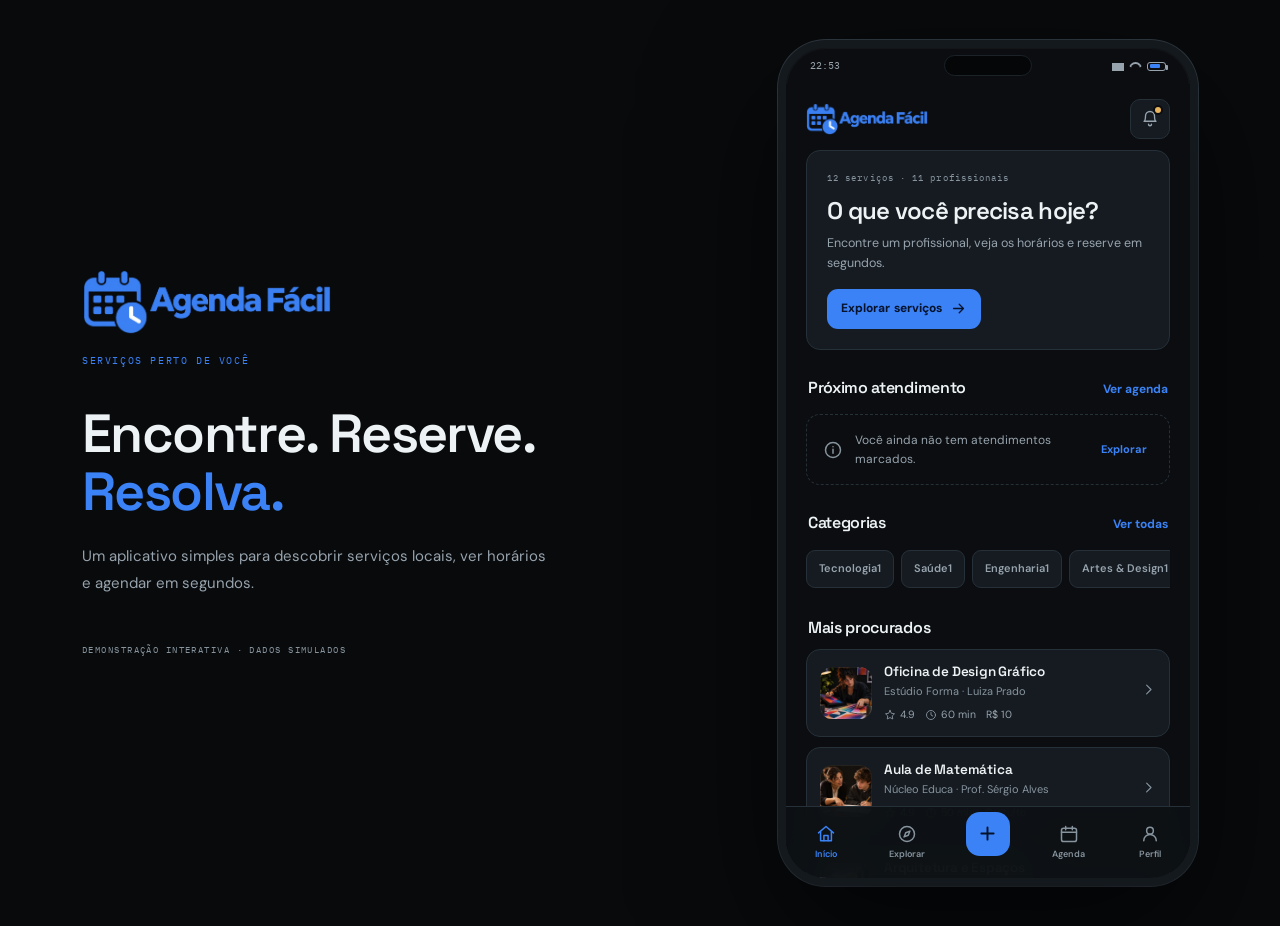
<file: index.html>
<!DOCTYPE html>
<html lang="pt-BR">
<head>
  <meta charset="UTF-8" />
  <meta name="viewport" content="width=device-width, initial-scale=1, viewport-fit=cover" />
  <meta name="theme-color" content="#0b0d10" />
  <meta name="description" content="Agenda Fácil — encontre serviços perto de você e reserve um horário." />
  <title>Agenda Fácil · Serviços perto de você</title>
  <link rel="icon" type="image/png" href="assets/logo-agenda-facil-icon.png" />
  <link rel="preconnect" href="https://fonts.googleapis.com" />
  <link rel="preconnect" href="https://fonts.gstatic.com" crossorigin />
  <link href="https://fonts.googleapis.com/css2?family=DM+Sans:wght@400;500;600;700&family=IBM+Plex+Mono:wght@400;500;600&family=Space+Grotesk:wght@500;600;700&display=swap" rel="stylesheet" />
  <link rel="stylesheet" href="styles.css" />
</head>
<body>

  <svg class="sprite" aria-hidden="true" xmlns="http://www.w3.org/2000/svg">
    <symbol id="i-home" viewBox="0 0 24 24"><path d="M3 10.6 12 3l9 7.6"/><path d="M5.5 9.4V20h13V9.4"/><path d="M9.5 20v-6.2h5V20"/></symbol>
    <symbol id="i-compass" viewBox="0 0 24 24"><circle cx="12" cy="12" r="9"/><path d="m15.5 8.5-2 5-5 2 2-5 5-2Z"/></symbol>
    <symbol id="i-calendar" viewBox="0 0 24 24"><rect x="3" y="5" width="18" height="16" rx="2.5"/><path d="M8 3v4M16 3v4M3 10h18"/></symbol>
    <symbol id="i-user" viewBox="0 0 24 24"><circle cx="12" cy="8" r="4"/><path d="M4.5 20a7.5 7.5 0 0 1 15 0"/></symbol>
    <symbol id="i-plus" viewBox="0 0 24 24"><path d="M12 5v14M5 12h14"/></symbol>
    <symbol id="i-search" viewBox="0 0 24 24"><circle cx="11" cy="11" r="7"/><path d="m20 20-3.6-3.6"/></symbol>
    <symbol id="i-bell" viewBox="0 0 24 24"><path d="M18 8a6 6 0 0 0-12 0c0 6-2 7-2 7h16s-2-1-2-7"/><path d="M10 19a2 2 0 0 0 4 0"/></symbol>
    <symbol id="i-back" viewBox="0 0 24 24"><path d="m15 5-7 7 7 7"/></symbol>
    <symbol id="i-chevron" viewBox="0 0 24 24"><path d="m9 5 7 7-7 7"/></symbol>
    <symbol id="i-star" viewBox="0 0 24 24"><path d="m12 3 2.8 5.6 6.2.9-4.5 4.4 1 6.1-5.5-2.9-5.5 2.9 1-6.1L3 9.5l6.2-.9L12 3Z"/></symbol>
    <symbol id="i-clock" viewBox="0 0 24 24"><circle cx="12" cy="12" r="9"/><path d="M12 7v5l3.5 2"/></symbol>
    <symbol id="i-pin" viewBox="0 0 24 24"><path d="M20 10c0 5-8 11-8 11S4 15 4 10a8 8 0 1 1 16 0Z"/><circle cx="12" cy="10" r="2.5"/></symbol>
    <symbol id="i-check" viewBox="0 0 24 24"><path d="m5 12.5 4.5 4.5L19 7"/></symbol>
    <symbol id="i-x" viewBox="0 0 24 24"><path d="M6 6l12 12M18 6 6 18"/></symbol>
    <symbol id="i-sparkles" viewBox="0 0 24 24"><path d="m12 3 1.7 4.6L18 9.3l-4.3 1.7L12 15.6l-1.7-4.6L6 9.3l4.3-1.7L12 3Z"/><path d="m19 15 .8 2.2L22 18l-2.2.8L19 21l-.8-2.2L16 18l2.2-.8L19 15Z"/></symbol>
    <symbol id="i-code" viewBox="0 0 24 24"><path d="m9 7-5 5 5 5M15 7l5 5-5 5M13 4l-2 16"/></symbol>
    <symbol id="i-heart" viewBox="0 0 24 24"><path d="M20.4 8.6c0 4.2-8.4 10-8.4 10s-8.4-5.8-8.4-10a4.6 4.6 0 0 1 8.4-2.6 4.6 4.6 0 0 1 8.4 2.6Z"/></symbol>
    <symbol id="i-palette" viewBox="0 0 24 24"><path d="M12 3a9 9 0 1 0 0 18h1.5a2 2 0 0 0 1.4-3.4 2 2 0 0 1 1.4-3.4H19a2 2 0 0 0 2-2A9 9 0 0 0 12 3Z"/><circle cx="7.5" cy="11" r="1"/><circle cx="10" cy="7.5" r="1"/><circle cx="15" cy="8" r="1"/></symbol>
    <symbol id="i-briefcase" viewBox="0 0 24 24"><rect x="3" y="7" width="18" height="13" rx="2"/><path d="M9 7V5a2 2 0 0 1 2-2h2a2 2 0 0 1 2 2v2M3 12h18"/></symbol>
    <symbol id="i-book" viewBox="0 0 24 24"><path d="M4 5a2 2 0 0 1 2-2h13v16H6a2 2 0 0 0-2 2V5Z"/><path d="M8 7h7M8 11h5"/></symbol>
    <symbol id="i-mic" viewBox="0 0 24 24"><rect x="9" y="3" width="6" height="11" rx="3"/><path d="M5.5 11.5a6.5 6.5 0 0 0 13 0M12 18v3M9 21h6"/></symbol>
    <symbol id="i-tools" viewBox="0 0 24 24"><path d="M14.5 6.5a4 4 0 0 0 5 5L21 9l-3-3 2-2-2.5-1.5-3 4Z"/><path d="M9.5 17.5a4 4 0 0 1-5-5L3 15l3 3-2 2 2.5 1.5 3-4Z"/><path d="m6 18 12-12"/></symbol>
    <symbol id="i-trash" viewBox="0 0 24 24"><path d="M4 7h16M9 7V4h6v3M6 7l1 13h10l1-13M10 11v6M14 11v6"/></symbol>
    <symbol id="i-edit" viewBox="0 0 24 24"><path d="M4 20h4l11-11-4-4L4 16v4Z"/><path d="m14 6 4 4"/></symbol>
    <symbol id="i-phone" viewBox="0 0 24 24"><path d="M6 3h3l2 5-2.5 1.5a12 12 0 0 0 6 6L16 13l5 2v3a2 2 0 0 1-2 2A16 16 0 0 1 4 5a2 2 0 0 1 2-2Z"/></symbol>
    <symbol id="i-shield" viewBox="0 0 24 24"><path d="M12 3 5 6v5c0 4.5 3 8 7 10 4-2 7-5.5 7-10V6l-7-3Z"/><path d="m9 12 2 2 4-4"/></symbol>
    <symbol id="i-help" viewBox="0 0 24 24"><circle cx="12" cy="12" r="9"/><path d="M9.5 9a2.5 2.5 0 1 1 4 2c-.9.7-1.5 1.2-1.5 2.5"/><path d="M12 17h.01"/></symbol>
    <symbol id="i-refresh" viewBox="0 0 24 24"><path d="M20 11a8 8 0 1 0-2 6"/><path d="M20 4v7h-7"/></symbol>
    <symbol id="i-copy" viewBox="0 0 24 24"><rect x="8" y="8" width="12" height="12" rx="2"/><path d="M16 8V6a2 2 0 0 0-2-2H6a2 2 0 0 0-2 2v8a2 2 0 0 0 2 2h2"/></symbol>
    <symbol id="i-info" viewBox="0 0 24 24"><circle cx="12" cy="12" r="9"/><path d="M12 11v5M12 8h.01"/></symbol>
    <symbol id="i-filter" viewBox="0 0 24 24"><path d="M4 6h16M7 12h10M10 18h4"/></symbol>
    <symbol id="i-arrow" viewBox="0 0 24 24"><path d="M5 12h14M13 6l6 6-6 6"/></symbol>
    <symbol id="i-wallet" viewBox="0 0 24 24"><rect x="3" y="6" width="18" height="14" rx="2.5"/><path d="M3 10h18M16 15h2"/></symbol>
    <symbol id="i-users" viewBox="0 0 24 24"><circle cx="9" cy="8" r="3.5"/><path d="M2.5 19a6.5 6.5 0 0 1 13 0"/><path d="M16 5.5a3.5 3.5 0 0 1 0 7M17 14a6 6 0 0 1 4.5 5"/></symbol>
    <symbol id="i-mail" viewBox="0 0 24 24"><rect x="3" y="5" width="18" height="14" rx="2"/><path d="m3 7 9 6 9-6"/></symbol>
    <symbol id="i-download" viewBox="0 0 24 24"><path d="M12 3v12M7 11l5 5 5-5M4 20h16"/></symbol>
  </svg>

  <div class="stage">
    <aside class="brand-panel">
      <div class="brand-top">
        <img class="brand-logo-img" src="assets/logo-agenda-facil.webp" alt="Agenda Fácil" width="1038" height="275" />
        <span class="mono brand-kicker">SERVIÇOS PERTO DE VOCÊ</span>
      </div>
      <h1>Encontre. Reserve.<br /><em>Resolva.</em></h1>
      <p class="brand-lead">Um aplicativo simples para descobrir serviços locais, ver horários e agendar em segundos.</p>
      <div class="brand-foot mono">DEMONSTRAÇÃO INTERATIVA · DADOS SIMULADOS</div>
    </aside>

    <div class="device" id="device">
      <div class="statusbar" aria-hidden="true">
        <span id="clock">19:02</span>
        <div class="island"></div>
        <span class="status-icons"><i class="sig"></i><i class="wifi"></i><i class="batt"></i></span>
      </div>

      <div class="screen-host" id="screenHost">

        <!-- HOME -->
        <section class="screen active" data-screen="home">
          <div class="appbar">
            <img class="appbar-logo" src="assets/logo-agenda-facil.webp" alt="Agenda Fácil" width="1038" height="275" />
            <button class="icon-btn" data-go="notifications" type="button" aria-label="Notificações"><svg class="ic" aria-hidden="true"><use href="#i-bell"/></svg><i class="dot" id="notifDot"></i></button>
          </div>
          <div class="screen-body">
            <div class="hero-card">
              <span class="hero-eyebrow mono" id="homeSummary">26 serviços · 14 empresas</span>
              <h2>O que você precisa hoje?</h2>
              <p>Encontre um profissional, veja os horários e reserve em segundos.</p>
              <button class="btn btn-primary" data-tab="explore" type="button">Explorar serviços <svg class="ic" aria-hidden="true"><use href="#i-arrow"/></svg></button>
            </div>

            <div class="section-head"><h3>Próximo atendimento</h3><button class="link" data-tab="bookings" type="button">Ver agenda</button></div>
            <div id="homeNext"></div>

            <div class="section-head"><h3>Categorias</h3><button class="link" data-tab="explore" type="button">Ver todas</button></div>
            <div class="category-scroll" id="homeCategories"></div>

            <div class="section-head"><h3>Mais procurados</h3></div>
            <div class="card-list" id="homeFeatured"></div>
          </div>
        </section>

        <!-- EXPLORE -->
        <section class="screen" data-screen="explore">
          <div class="appbar appbar--plain">
            <div><small class="appbar-kicker mono">AGENDA FÁCIL</small><h2 class="appbar-title">Explorar serviços</h2></div>
            <button class="icon-btn" data-go="notifications" type="button" aria-label="Notificações"><svg class="ic" aria-hidden="true"><use href="#i-bell"/></svg><i class="dot" id="notifDot2"></i></button>
          </div>
          <div class="screen-body">
            <label class="searchbar"><svg class="ic" aria-hidden="true"><use href="#i-search"/></svg><input id="exploreSearch" type="search" placeholder="Buscar serviço, empresa ou profissional" autocomplete="off" aria-label="Buscar serviços" /></label>
            <div class="segmented" id="exploreSegment" role="tablist" aria-label="Tipo de serviço">
              <button class="seg active" data-mine="false" type="button" role="tab">Todos</button>
              <button class="seg" data-mine="true" type="button" role="tab">Meus serviços</button>
            </div>
            <div class="chips" id="exploreChips"></div>
            <div class="result-label mono" id="exploreCount">15 RESULTADOS</div>
            <div class="card-list" id="exploreResults"></div>
          </div>
        </section>

        <!-- DETAIL -->
        <section class="screen" data-screen="detail">
          <div class="appbar appbar--back">
            <button class="back-btn" data-back type="button" aria-label="Voltar"><svg class="ic" aria-hidden="true"><use href="#i-back"/></svg></button>
            <span class="appbar-title">Detalhes do serviço</span>
          </div>
          <div class="screen-body" id="detailBody"></div>
          <div class="screen-footer" id="detailFooter"></div>
        </section>

        <!-- BOOKING -->
        <section class="screen" data-screen="booking">
          <div class="appbar appbar--back">
            <button class="back-btn" data-back type="button" aria-label="Voltar"><svg class="ic" aria-hidden="true"><use href="#i-back"/></svg></button>
            <span class="appbar-title">Agendar atendimento</span>
          </div>
          <div class="screen-body" id="bookingBody"></div>
          <div class="screen-footer"><button class="btn btn-primary btn-block" id="confirmBookingBtn" type="button" disabled>Confirmar agendamento</button></div>
        </section>

        <!-- SUCCESS -->
        <section class="screen" data-screen="success">
          <div class="screen-body center-body" id="successBody"></div>
        </section>

        <!-- BOOKINGS -->
        <section class="screen" data-screen="bookings">
          <div class="appbar appbar--plain">
            <div><small class="appbar-kicker mono">SUA PROGRAMAÇÃO</small><h2 class="appbar-title">Minha agenda</h2></div>
            <span class="count-pill" id="bookingsCount">0</span>
          </div>
          <div class="screen-body">
            <div class="segmented" id="bookingSegment" role="tablist" aria-label="Status dos agendamentos">
              <button class="seg active" data-status="upcoming" type="button" role="tab">Próximos</button>
              <button class="seg" data-status="past" type="button" role="tab">Histórico</button>
            </div>
            <div id="bookingsList"></div>
          </div>
        </section>

        <!-- CREATE -->
        <section class="screen" data-screen="create">
          <div class="appbar appbar--back">
            <button class="back-btn" id="createBack" type="button" aria-label="Voltar"><svg class="ic" aria-hidden="true"><use href="#i-back"/></svg></button>
            <span class="appbar-title">Cadastrar serviço</span>
          </div>
          <div class="step-progress"><i id="createProgress"></i></div>
          <div class="screen-body" id="createBody"></div>
          <div class="screen-footer" id="createFooter"></div>
        </section>

        <!-- PROFILE -->
        <section class="screen" data-screen="profile">
          <div class="appbar appbar--plain">
            <div><small class="appbar-kicker mono">MINHA CONTA</small><h2 class="appbar-title">Perfil</h2></div>
            <button class="icon-btn" data-go="notifications" type="button" aria-label="Notificações"><svg class="ic" aria-hidden="true"><use href="#i-bell"/></svg><i class="dot" id="notifDot3"></i></button>
          </div>
          <div class="screen-body" id="profileBody"></div>
        </section>

        <!-- NOTIFICATIONS -->
        <section class="screen" data-screen="notifications">
          <div class="appbar appbar--back">
            <button class="back-btn" data-back type="button" aria-label="Voltar"><svg class="ic" aria-hidden="true"><use href="#i-back"/></svg></button>
            <span class="appbar-title">Notificações</span>
            <button class="text-btn" id="markRead" type="button">Ler todas</button>
          </div>
          <div class="screen-body" id="notificationsBody"></div>
        </section>

        <!-- HELP -->
        <section class="screen" data-screen="help">
          <div class="appbar appbar--back">
            <button class="back-btn" data-back type="button" aria-label="Voltar"><svg class="ic" aria-hidden="true"><use href="#i-back"/></svg></button>
            <span class="appbar-title">Central de ajuda</span>
          </div>
          <div class="screen-body">
            <div class="help-hero"><span class="help-ic"><svg class="ic" aria-hidden="true"><use href="#i-help"/></svg></span><h3>Como podemos ajudar?</h3><p>Respostas rápidas para as dúvidas mais comuns sobre o app.</p></div>
            <div class="faq">
              <details open><summary>Como faço para agendar um horário?</summary><p>Abra um serviço em Explorar, toque em “Escolher horário”, selecione o dia e o horário desejado e confirme com seu nome e telefone.</p></details>
              <details><summary>Posso cancelar um agendamento?</summary><p>Sim. Vá em Minha agenda, encontre o atendimento e toque em “Cancelar”. A vaga volta a ficar disponível na hora.</p></details>
              <details><summary>Como cadastro um serviço?</summary><p>Toque no botão “+” na barra inferior, preencha os dados do serviço, escolha os dias e horários e publique. Ele aparecerá em “Meus serviços”.</p></details>
              <details><summary>Preciso de internet para usar o app?</summary><p>Esta é uma demonstração local. Seus agendamentos e serviços ficam salvos neste navegador, sem precisar de conexão ou conta.</p></details>
              <details><summary>O código de confirmação serve para quê?</summary><p>Apresente o código ao profissional no dia do atendimento. Você também pode copiá-lo na tela de confirmação.</p></details>
            </div>
          </div>
        </section>

      </div>

      <nav class="tabbar" id="tabbar" aria-label="Navegação principal">
        <button class="tab active" data-tab="home" type="button"><svg class="ic" aria-hidden="true"><use href="#i-home"/></svg><span>Início</span></button>
        <button class="tab" data-tab="explore" type="button"><svg class="ic" aria-hidden="true"><use href="#i-compass"/></svg><span>Explorar</span></button>
        <button class="tab tab-add" data-go="create" type="button" aria-label="Cadastrar serviço"><span class="add-circle"><svg class="ic" aria-hidden="true"><use href="#i-plus"/></svg></span></button>
        <button class="tab" data-tab="bookings" type="button"><svg class="ic" aria-hidden="true"><use href="#i-calendar"/></svg><span>Agenda</span><i class="tab-badge" id="tabBadge" role="status" aria-atomic="true" hidden><span class="sr-only" id="tabBadgeText"></span></i></button>
        <button class="tab" data-tab="profile" type="button"><svg class="ic" aria-hidden="true"><use href="#i-user"/></svg><span>Perfil</span></button>
      </nav>

      <div class="toast-stack" id="toastStack" aria-live="polite"></div>

      <div class="sheet-backdrop" id="sheetBackdrop" hidden></div>
      <div class="confirm-sheet" id="confirmSheet" hidden>
        <div class="sheet-handle"></div>
        <h3 id="confirmTitle">Tem certeza?</h3>
        <p id="confirmMessage"></p>
        <div class="sheet-actions"><button class="btn btn-quiet" id="confirmCancel" type="button">Cancelar</button><button class="btn btn-danger" id="confirmOk" type="button">Confirmar</button></div>
      </div>

    </div>
  </div>

  <script src="app.js"></script>
</body>
</html>
</file>
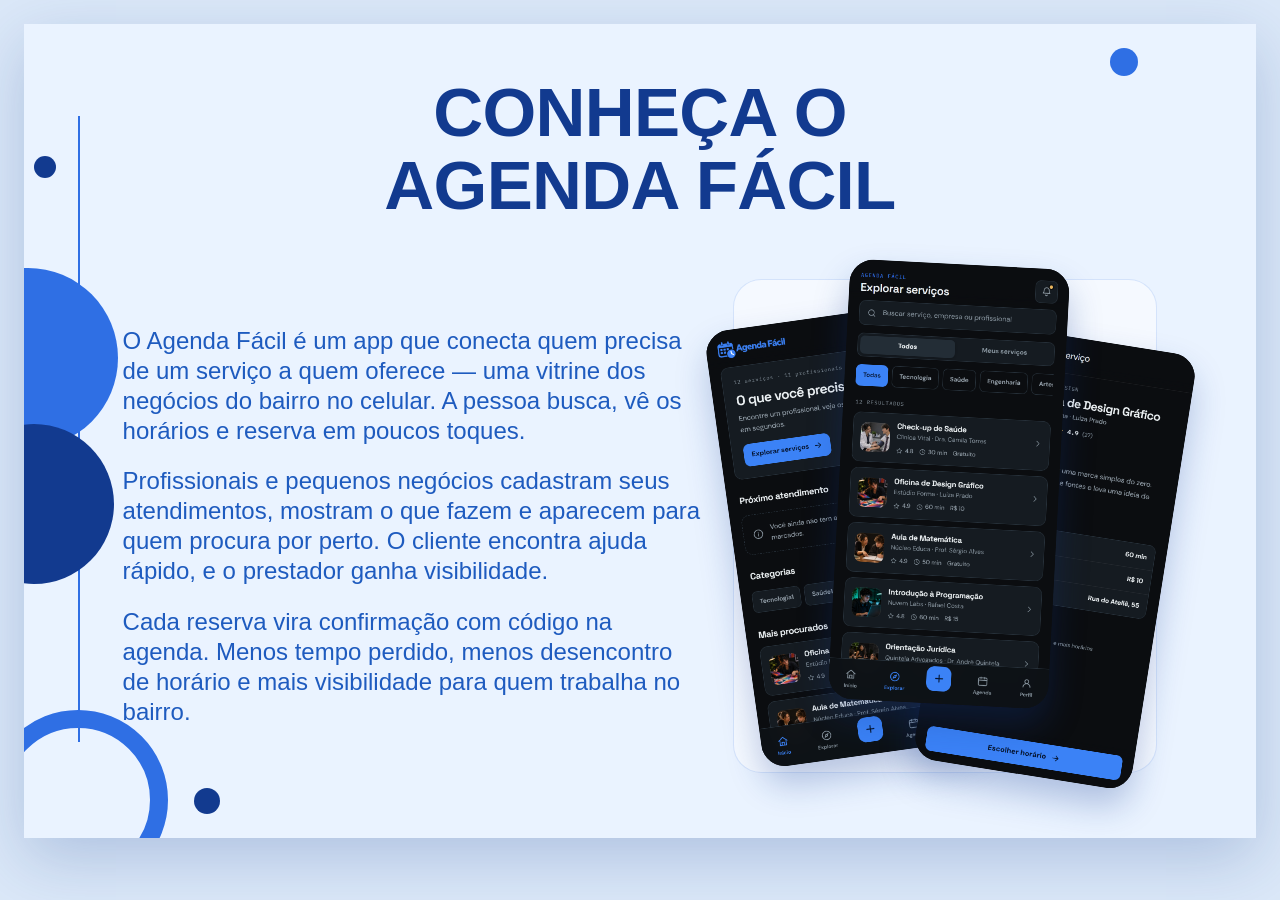
<file: slide-agenda-facil.html>
<!DOCTYPE html>
<html lang="pt-BR">
<head>
  <meta charset="UTF-8" />
  <meta name="viewport" content="width=device-width, initial-scale=1" />
  <title>Slide — O que é a Agenda Fácil?</title>
  <style>
    * { box-sizing: border-box; }
    html, body {
      margin: 0; min-height: 100%; background: #dbe8f8;
      font-family: "Century Gothic", "Tw Cen MT", Arial, sans-serif;
    }
    body { display: grid; place-items: center; padding: 24px; }

    .slide {
      position: relative;
      width: min(100%, 1286px);
      aspect-ratio: 643 / 425;
      overflow: hidden;
      background: #eaf3ff;
      box-shadow: 0 20px 60px rgba(18, 58, 143, 0.22);
    }

    /* elementos decorativos — mesma linguagem da referência */
    .rail { position: absolute; left: 54px; top: 92px; bottom: 96px; width: 2px; background: #2f6fe4; }
    .disc-blue { position: absolute; left: -86px; top: 244px; width: 180px; height: 180px; border-radius: 50%; background: #2f6fe4; }
    .disc-navy { position: absolute; left: -70px; top: 400px; width: 160px; height: 160px; border-radius: 50%; background: #123a8f; }
    .arc-blue { position: absolute; left: -36px; bottom: -52px; width: 180px; height: 180px; border-radius: 50%; border: 18px solid #2f6fe4; }
    .dot-navy-1 { position: absolute; left: 10px; top: 132px; width: 22px; height: 22px; border-radius: 50%; background: #123a8f; }
    .dot-navy-2 { position: absolute; left: 170px; bottom: 24px; width: 26px; height: 26px; border-radius: 50%; background: #123a8f; }
    .dot-blue { position: absolute; top: 24px; right: 118px; width: 28px; height: 28px; border-radius: 50%; background: #2f6fe4; }
    .content {
      position: relative; z-index: 2; height: 100%;
      display: flex; flex-direction: column;
      padding: 4.2% 8% 4%;
    }
    h1 {
      margin: 0 0 4%;
      color: #123a8f;
      font-family: "Arial Black", Arial, Helvetica, sans-serif;
      font-size: clamp(36px, 5.4vw, 70px);
      line-height: 1.06;
      letter-spacing: -.01em;
      font-weight: 700;
      text-transform: uppercase;
      text-align: center;
    }
    .row { flex: 1; display: flex; align-items: center; gap: 3%; min-height: 0; }
    .copy {
      width: 56%;
      color: #1e5bbf;
      font-family: "Century Gothic", "Tw Cen MT", Arial, sans-serif;
      font-size: clamp(15px, 1.9vw, 24px);
      line-height: 1.25;
      text-align: left;
    }
    .copy p { margin: 0 0 0.85em; }
    .copy p:last-child { margin-bottom: 0; }

    .shots {
      position: relative; width: 41%; height: 100%;
      display: flex; align-items: center; justify-content: center;
    }
    .shots::before {
      content: ""; position: absolute; inset: 3% 0;
      background: rgba(255,255,255,.5);
      border: 1px solid rgba(47,111,228,.16);
      border-radius: 28px;
    }
    .phone {
      position: absolute;
      width: 220px; height: 440px;
      object-fit: cover; object-position: top;
      border-radius: 24px;
      background: #0b0d10;
      box-shadow: 0 18px 34px rgba(18,58,143,.28);
    }
    .phone.home    { left: 0;    top: 10%; transform: rotate(-8deg); z-index: 1; }
    .phone.explore { left: 25%;  top: 0;   transform: rotate(3deg);  z-index: 3; }
    .phone.detail  { left: 50%;  top: 14%; transform: rotate(9deg);  z-index: 2; }


    @media (max-width: 760px) {
      .slide { aspect-ratio: auto; min-height: 1100px; }
      .content { padding: 40px 26px; }
      h1 { font-size: 40px; }
      .row { flex-direction: column; gap: 26px; }
      .copy { width: 100%; font-size: 19px; }
      .shots { width: 100%; height: 430px; }
      .phone { width: 160px; height: 320px; }
      .phone.home { left: 2%; } .phone.explore { left: 27%; } .phone.detail { left: 52%; }
      .ghost-q { display: none; }
    }
  </style>
</head>
<body>
  <div class="slide">
    <div class="rail"></div>
    <div class="disc-blue"></div>
    <div class="disc-navy"></div>
    <div class="arc-blue"></div>
    <div class="dot-navy-1"></div>
    <div class="dot-navy-2"></div>
    <div class="dot-blue"></div>

    <div class="content">
      <h1>Conheça o<br />Agenda Fácil</h1>

      <div class="row">
        <div class="copy">
          <p>O Agenda Fácil é um app que conecta quem precisa de um serviço a quem oferece — uma vitrine dos negócios do bairro no celular. A pessoa busca, vê os horários e reserva em poucos toques.</p>
          <p>Profissionais e pequenos negócios cadastram seus atendimentos, mostram o que fazem e aparecem para quem procura por perto. O cliente encontra ajuda rápido, e o prestador ganha visibilidade.</p>
          <p>Cada reserva vira confirmação com código na agenda. Menos tempo perdido, menos desencontro de horário e mais visibilidade para quem trabalha no bairro.</p>
        </div>
        <div class="shots">
          <img class="phone home" src="assets/app-home.png" alt="Tela inicial da Agenda Fácil" />
          <img class="phone explore" src="assets/app-explore.png" alt="Tela de exploração de serviços" />
          <img class="phone detail" src="assets/app-detail.png" alt="Detalhe de um serviço" />
        </div>
      </div>

    </div>
  </div>
</body>
</html>
</file>
<file: styles.css>
/* ============================================================
   AGENDA FÁCIL — app de serviços e agendamentos
   ============================================================ */

:root {
  --bg: #0b0d10;
  --bg-2: #101419;
  --surface: #151b21;
  --surface-2: #1b232b;
  --surface-3: #232d36;
  --line: #263039;
  --line-soft: rgba(255, 255, 255, 0.06);
  --text: #edf2f4;
  --muted: #97a3ad;
  --faint: #87949e;
  --accent: #3b82f6;
  --accent-dim: rgba(59, 130, 246, 0.1);
  --accent-ink: #04122b;
  --accent-2: #74a7ff;
  --amber: #e8b55e;
  --red: #ee7d75;
  --display: "Space Grotesk", "Segoe UI", sans-serif;
  --body: "DM Sans", "Segoe UI", sans-serif;
  --mono: "IBM Plex Mono", Consolas, monospace;
  --ease: cubic-bezier(0.22, 0.8, 0.28, 1);
}

* { box-sizing: border-box; -webkit-tap-highlight-color: transparent; }
html { scroll-behavior: smooth; }
body {
  margin: 0;
  min-height: 100vh;
  background: #080a0c;
  color: var(--text);
  font-family: var(--body);
  font-size: 14px;
  line-height: 1.55;
  -webkit-font-smoothing: antialiased;
  display: grid;
  place-items: center;
  overflow-x: hidden;
}
::selection { background: var(--accent); color: var(--accent-ink); }
button, input, select, textarea { font: inherit; }
button { cursor: pointer; border: 0; }
a { color: inherit; text-decoration: none; }
h1, h2, h3, h4, p { margin: 0; }
h1, h2, h3, h4 { font-family: var(--display); font-weight: 600; letter-spacing: -0.03em; line-height: 1.2; }
.mono { font-family: var(--mono); }
.muted { color: var(--muted); }
.ic { width: 20px; height: 20px; fill: none; stroke: currentColor; stroke-width: 1.8; stroke-linecap: round; stroke-linejoin: round; flex: 0 0 auto; }
.sprite { position: absolute; width: 0; height: 0; overflow: hidden; }
.sr-only { position: absolute; width: 1px; height: 1px; padding: 0; margin: -1px; overflow: hidden; clip: rect(0, 0, 0, 0); white-space: nowrap; border: 0; }
:focus-visible { outline: 2px solid var(--accent); outline-offset: 3px; border-radius: 6px; }
input:focus-visible, select:focus-visible, textarea:focus-visible { outline: none; }

/* ---------- stage / brand panel ---------- */

.stage {
  width: min(1180px, 100%);
  min-height: 100vh;
  display: grid;
  grid-template-columns: minmax(0, 1fr) 420px;
  gap: 78px;
  align-items: center;
  padding: 40px 32px;
}

.brand-panel { max-width: 560px; }
.brand-top { display: grid; gap: 18px; margin-bottom: 36px; }
.brand-logo-img { display: block; width: 250px; max-width: 100%; height: auto; }
.brand-kicker { color: var(--accent); font-size: 10px; letter-spacing: 0.16em; }
.brand-panel h1 { font-size: clamp(38px, 4.2vw, 56px); line-height: 1.08; }
.brand-panel h1 em { font-style: normal; color: var(--accent); }
.brand-lead { margin-top: 22px; max-width: 470px; color: var(--muted); font-size: 15px; line-height: 1.8; }
.brand-features { display: grid; gap: 18px; margin-top: 42px; }
.brand-features > div { display: flex; gap: 14px; align-items: flex-start; }
.feature-ic {
  width: 38px; height: 38px; border-radius: 11px; flex: 0 0 auto;
  display: grid; place-items: center; color: var(--accent);
  background: var(--accent-dim); border: 1px solid rgba(59, 130, 246, 0.22);
}
.feature-ic .ic { width: 18px; height: 18px; }
.brand-features strong { display: block; font-size: 13px; font-weight: 700; }
.brand-features small { display: block; color: var(--faint); font-size: 12px; margin-top: 2px; }
.brand-foot { margin-top: 46px; font-size: 9px; letter-spacing: 0.16em; color: var(--faint); }

/* ---------- device ---------- */

.device {
  position: relative;
  width: 420px;
  height: min(880px, 94vh);
  min-height: 620px;
  display: flex;
  flex-direction: column;
  background: var(--bg);
  border: 8px solid #14191e;
  border-radius: 48px;
  overflow: hidden;
  box-shadow: 0 50px 130px rgba(0, 0, 0, 0.62), 0 0 0 1px #303a43, inset 0 0 0 1px rgba(255, 255, 255, 0.03);
}

.statusbar {
  height: 36px;
  flex: 0 0 36px;
  display: flex;
  align-items: center;
  justify-content: space-between;
  padding: 0 24px;
  font-family: var(--mono);
  font-size: 10px;
  color: var(--muted);
  position: relative;
  z-index: 5;
}
.island { position: absolute; left: 50%; top: 7px; transform: translateX(-50%); width: 88px; height: 21px; border-radius: 14px; background: #040608; border: 1px solid #1b2228; }
.status-icons { display: inline-flex; align-items: center; gap: 5px; }
.status-icons i { display: block; }
.sig { width: 12px; height: 9px; background: linear-gradient(to top, var(--muted) 35%, transparent 35%) 0 0/3px 100%, linear-gradient(to top, var(--muted) 60%, transparent 60%) 4px 0/3px 100%, linear-gradient(to top, var(--muted) 85%, transparent 85%) 8px 0/3px 100%; }
.wifi { width: 13px; height: 9px; border: 2px solid var(--muted); border-bottom: 0; border-radius: 12px 12px 0 0; clip-path: polygon(0 0, 100% 0, 100% 50%, 50% 100%, 0 50%); }
.batt { width: 19px; height: 9px; border: 1px solid var(--muted); border-radius: 3px; position: relative; }
.batt::before { content: ""; position: absolute; inset: 1.5px; right: 5px; background: var(--accent); border-radius: 1px; }
.batt::after { content: ""; position: absolute; right: -3px; top: 2px; width: 2px; height: 5px; background: var(--muted); border-radius: 0 1px 1px 0; }

.screen-host { position: relative; flex: 1; overflow: hidden; }

/* ---------- screens ---------- */

.screen { display: none; position: absolute; inset: 0; flex-direction: column; background: var(--bg); }
.screen.active { display: flex; }
.screen.active.forward { animation: screenForward 0.34s var(--ease) both; }
.screen.active.backward { animation: screenBack 0.34s var(--ease) both; }
@keyframes screenForward { from { opacity: 0.4; transform: translateX(26px); } to { opacity: 1; transform: none; } }
@keyframes screenBack { from { opacity: 0.4; transform: translateX(-20px); } to { opacity: 1; transform: none; } }

.appbar {
  flex: 0 0 auto;
  min-height: 66px;
  display: flex;
  align-items: center;
  gap: 10px;
  padding: 14px 20px 10px;
  background: linear-gradient(180deg, var(--bg) 72%, transparent);
  z-index: 3;
}
.appbar--plain { justify-content: space-between; min-height: 72px; padding-top: 20px; }
.appbar--back { gap: 8px; border-bottom: 1px solid var(--line-soft); }
.appbar-kicker { display: block; font-size: 9px; letter-spacing: 0.15em; color: var(--accent); margin-bottom: 3px; }
.appbar-title { font-size: 20px; letter-spacing: -0.025em; }
.appbar--back .appbar-title { font-size: 16px; flex: 1; }

.appbar-logo { display: block; width: 122px; max-width: 70%; height: auto; margin-right: auto; }
.profile-mini { display: flex; align-items: center; gap: 10px; background: none; color: inherit; padding: 0; text-align: left; flex: 1; }
.avatar-sm {
  width: 38px; height: 38px; border-radius: 12px; flex: 0 0 auto;
  display: grid; place-items: center; font-family: var(--mono); font-size: 11px; font-weight: 600;
  color: var(--accent-ink); background: var(--accent);
}
.profile-mini-text small { display: block; font-size: 10px; color: var(--faint); line-height: 1.3; }
.profile-mini-text strong { display: block; font-size: 14px; font-weight: 700; letter-spacing: -0.01em; }

.icon-btn {
  position: relative; width: 40px; height: 40px; border-radius: 10px;
  display: grid; place-items: center; background: var(--surface); border: 1px solid var(--line); color: var(--muted);
  transition: color 0.2s ease, border-color 0.2s ease, transform 0.2s var(--ease);
}
.icon-btn:hover, .icon-btn:active { color: var(--accent); border-color: rgba(59, 130, 246, 0.4); transform: translateY(-1px); }
.icon-btn .ic { width: 18px; height: 18px; }
.dot { position: absolute; top: 7px; right: 8px; width: 6px; height: 6px; border-radius: 50%; background: var(--amber); box-shadow: 0 0 0 2px var(--bg); }
.dot[hidden] { display: none; }
.back-btn { width: 34px; height: 34px; border-radius: 10px; display: grid; place-items: center; background: var(--surface); color: var(--text); border: 1px solid var(--line); }
.back-btn .ic { width: 17px; height: 17px; }
.text-btn { background: none; color: var(--accent); font-size: 12px; font-weight: 700; padding: 4px; }
.count-pill { font-family: var(--mono); font-size: 11px; color: var(--accent); background: var(--accent-dim); padding: 5px 9px; border-radius: 7px; }

.screen-body { flex: 1; overflow-y: auto; overflow-x: hidden; padding: 0 20px 104px; scrollbar-width: none; overscroll-behavior: contain; scroll-padding: 80px 0 110px; }
.screen-body::-webkit-scrollbar { display: none; }
.center-body { display: flex; flex-direction: column; align-items: center; padding-top: 24px; text-align: center; }
.screen-footer {
  position: absolute; left: 0; right: 0; bottom: 0; z-index: 8;
  padding: 14px 20px calc(16px + env(safe-area-inset-bottom));
  background: linear-gradient(180deg, rgba(11, 13, 16, 0) 0%, var(--bg) 28%);
}

/* ---------- buttons ---------- */

.btn {
  display: inline-flex; align-items: center; justify-content: center; gap: 8px;
  min-height: 44px; padding: 0 18px; border-radius: 11px;
  font-size: 13px; font-weight: 700; letter-spacing: 0.005em;
  transition: transform 0.2s var(--ease), background 0.2s ease, border-color 0.2s ease, box-shadow 0.2s ease, opacity 0.2s ease;
}
.btn .ic { width: 17px; height: 17px; }
.btn:hover:not(:disabled) { transform: translateY(-2px); }
.btn:active:not(:disabled) { transform: scale(0.985); }
.btn:disabled { opacity: 0.38; cursor: not-allowed; }
.btn-primary { background: var(--accent); color: var(--accent-ink); }
.btn-quiet { background: var(--surface-2); color: var(--text); border: 1px solid var(--line); }
.btn-danger { background: rgba(238, 125, 117, 0.14); color: var(--red); border: 1px solid rgba(238, 125, 117, 0.3); }
.btn-block { width: 100%; }
.link { background: none; color: var(--accent); font-size: 12px; font-weight: 700; padding: 4px 0; }
.text-danger { background: none; color: var(--faint); font-size: 12px; padding: 6px 0; }
.text-danger:hover { color: var(--red); }

/* ---------- home ---------- */

.hero-card { border-radius: 14px; padding: 20px; border: 1px solid var(--line); background: var(--surface); }
.hero-eyebrow { display: block; font-size: 9px; letter-spacing: 0.12em; color: var(--faint); margin-bottom: 12px; }
.hero-card h2 { font-size: 24px; line-height: 1.15; }
.hero-card p { margin-top: 8px; color: var(--muted); font-size: 12.5px; line-height: 1.6; }
.hero-card .btn { margin-top: 16px; min-height: 40px; padding: 0 14px; font-size: 12px; }

.section-head { display: flex; align-items: baseline; justify-content: space-between; gap: 12px; margin: 26px 2px 12px; }
.section-head h3 { font-size: 16px; letter-spacing: -0.02em; }
.section-head small { font-size: 10px; }

.next-card { display: flex; align-items: center; gap: 12px; padding: 14px; border: 1px solid var(--line); border-radius: 14px; background: var(--surface); }
.next-time { min-width: 54px; text-align: center; padding-right: 12px; border-right: 1px solid var(--line); }
.next-time strong { display: block; font-family: var(--mono); font-size: 16px; color: var(--accent); line-height: 1.1; }
.next-time small { font-size: 9px; color: var(--faint); text-transform: uppercase; letter-spacing: 0.06em; }
.next-info { flex: 1; min-width: 0; }
.next-info strong { display: block; font-size: 13px; white-space: nowrap; overflow: hidden; text-overflow: ellipsis; }
.next-info span { font-size: 11px; color: var(--faint); }
.empty-inline { display: flex; align-items: center; gap: 12px; padding: 16px; border: 1px dashed var(--line); border-radius: 14px; color: var(--muted); font-size: 12px; }
.empty-inline .ic { color: var(--faint); }
.empty-inline button { margin-left: auto; color: var(--accent); background: none; font-size: 11px; font-weight: 700; white-space: nowrap; }

.category-scroll { display: flex; gap: 7px; overflow-x: auto; padding-bottom: 4px; scrollbar-width: none; }
.category-scroll::-webkit-scrollbar { display: none; }
.category-scroll .chip { background: var(--surface); }

/* ---------- service cards ---------- */

.card-list { display: grid; gap: 10px; }
.service-card {
  display: flex; align-items: center; gap: 12px; width: 100%; text-align: left;
  padding: 13px; border: 1px solid var(--line); border-radius: 14px; background: var(--surface); color: var(--text);
  transition: border-color 0.2s ease, transform 0.2s var(--ease), background 0.2s ease;
  animation: cardIn 0.35s var(--ease) backwards;
}
@keyframes cardIn { from { opacity: 0; transform: translateY(10px); } to { opacity: 1; transform: none; } }
.service-card:hover { border-color: #3b4650; background: var(--surface-2); }
.service-photo { width: 52px; height: 52px; border-radius: 12px; flex: 0 0 auto; background-size: cover; background-position: center; background-color: var(--surface-2); box-shadow: inset 0 0 0 1px rgba(255, 255, 255, 0.07); }
.service-main { flex: 1; min-width: 0; }
.service-main .card-title { display: block; font-family: var(--display); font-size: 13.5px; font-weight: 600; letter-spacing: -0.015em; line-height: 1.3; white-space: nowrap; overflow: hidden; text-overflow: ellipsis; }
.service-main .company { display: block; font-size: 11px; color: var(--faint); margin-top: 2px; white-space: nowrap; overflow: hidden; text-overflow: ellipsis; }
.service-meta { display: flex; gap: 10px; margin-top: 7px; font-size: 10.5px; color: var(--muted); flex-wrap: wrap; }
.service-meta span { display: inline-flex; align-items: center; gap: 4px; }
.service-meta .ic { width: 12px; height: 12px; color: var(--faint); }
.service-end .ic { width: 15px; height: 15px; color: var(--faint); }

/* ---------- explore ---------- */

.searchbar { display: flex; align-items: center; gap: 9px; height: 44px; padding: 0 13px; border: 1px solid var(--line); border-radius: 12px; background: var(--surface); transition: border-color 0.2s ease; }
.searchbar:focus-within { border-color: rgba(59, 130, 246, 0.5); }
.searchbar .ic { width: 17px; height: 17px; color: var(--faint); }
.searchbar input { flex: 1; min-width: 0; border: 0; outline: 0; background: none; color: var(--text); font-size: 12.5px; }
.searchbar input::placeholder { color: var(--faint); }
.searchbar input::-webkit-search-cancel-button { filter: invert(0.6); }

.segmented { display: grid; grid-template-columns: 1fr 1fr; gap: 4px; padding: 4px; margin-top: 14px; border-radius: 11px; background: var(--surface); border: 1px solid var(--line); }
.seg { min-height: 32px; border-radius: 8px; background: transparent; color: var(--faint); font-size: 11.5px; font-weight: 700; transition: all 0.2s ease; }
.seg.active { background: var(--surface-3); color: var(--text); box-shadow: 0 2px 8px rgba(0, 0, 0, 0.2); }

.chips { display: flex; gap: 7px; overflow-x: auto; margin-top: 14px; padding-bottom: 4px; scrollbar-width: none; }
.chips::-webkit-scrollbar { display: none; }
.chip { flex: 0 0 auto; min-height: 38px; display: inline-flex; align-items: center; padding: 7px 12px; border-radius: 9px; border: 1px solid var(--line); background: transparent; color: var(--muted); font-size: 11px; font-weight: 600; transition: all 0.2s ease; }
.chip:hover { color: var(--text); }
.chip.active { background: var(--accent); border-color: var(--accent); color: var(--accent-ink); }
.result-label { margin: 18px 2px 10px; font-size: 9px; letter-spacing: 0.14em; color: var(--faint); }

.empty-block { text-align: center; padding: 46px 16px; border: 1px dashed var(--line); border-radius: 15px; }
.empty-block .ic { width: 30px; height: 30px; color: var(--faint); margin: 0 auto 12px; }
.empty-block h3 { font-size: 16px; }
.empty-block p { color: var(--muted); font-size: 12px; margin: 8px auto 16px; max-width: 230px; }

/* ---------- detail ---------- */

.detail-head { display: flex; align-items: flex-start; gap: 14px; margin-top: 18px; }
.detail-photo-square { width: 68px; height: 68px; border-radius: 14px; flex: 0 0 auto; background-size: cover; background-position: center; background-color: var(--surface-2); box-shadow: inset 0 0 0 1px rgba(255, 255, 255, 0.07); }
.detail-head > div { min-width: 0; flex: 1; }
.detail-cat { display: block; font-family: var(--mono); font-size: 9px; letter-spacing: 0.1em; text-transform: uppercase; color: var(--faint); }
.detail-head h2 { font-size: 21px; margin-top: 5px; line-height: 1.2; }
.detail-company { font-size: 11.5px; color: var(--muted); margin-top: 4px; }
.rating-row { display: flex; align-items: center; gap: 7px; margin-top: 9px; }
.stars { display: inline-flex; gap: 2px; color: var(--amber); }
.stars .ic { width: 13px; height: 13px; fill: currentColor; stroke-width: 0.8; }
.rating-row b { font-family: var(--mono); font-size: 11px; color: var(--text); }
.rating-row span { font-size: 10px; color: var(--faint); }
.rating-row .stars { color: var(--amber); }
.detail-block { margin-top: 24px; }
.detail-block h3 { font-size: 14px; margin-bottom: 10px; }
.detail-block p { color: var(--muted); font-size: 12.5px; line-height: 1.75; }
.include-list { display: grid; gap: 8px; margin-top: 12px; }
.include-list div { display: flex; align-items: center; gap: 9px; font-size: 12px; color: var(--muted); }
.include-list .ic { width: 15px; height: 15px; color: var(--accent); }
.info-rows { display: grid; border: 1px solid var(--line); border-radius: 13px; overflow: hidden; }
.info-rows div { display: flex; align-items: center; gap: 11px; padding: 12px 13px; background: var(--surface); border-bottom: 1px solid var(--line-soft); font-size: 12px; }
.info-rows div:last-child { border-bottom: 0; }
.info-rows .ic { width: 16px; height: 16px; color: var(--faint); }
.info-rows span { color: var(--muted); flex: 1; }
.info-rows strong { font-weight: 600; font-size: 11.5px; text-align: right; }
.provider-row { display: flex; align-items: center; gap: 11px; padding: 13px; border: 1px solid var(--line); border-radius: 13px; background: var(--surface); }
.provider-row .avatar-sm { width: 38px; height: 38px; border-radius: 11px; }
.provider-row strong { display: block; font-size: 12px; }
.provider-row span { font-size: 10.5px; color: var(--faint); }
.slot-preview { display: flex; gap: 7px; overflow-x: auto; margin-top: 10px; scrollbar-width: none; }
.slot-preview::-webkit-scrollbar { display: none; }
.slot-preview span { flex: 0 0 auto; font-family: var(--mono); font-size: 10px; padding: 7px 9px; border-radius: 8px; background: var(--accent-dim); color: var(--accent); }
.slot-preview em { flex: 0 0 auto; font-style: normal; font-size: 10px; color: var(--faint); padding: 7px 2px; }

/* ---------- booking ---------- */

.booking-mini { display: flex; align-items: center; gap: 11px; padding: 13px; border: 1px solid var(--line); border-radius: 13px; background: var(--surface); }
.booking-photo { width: 42px; height: 42px; border-radius: 11px; flex: 0 0 auto; background-size: cover; background-position: center; background-color: var(--surface-2); box-shadow: inset 0 0 0 1px rgba(255, 255, 255, 0.09); }
.booking-mini strong { display: block; font-size: 12.5px; }
.booking-mini div span { font-size: 10.5px; color: var(--faint); }
.day-strip { display: flex; gap: 8px; overflow-x: auto; scrollbar-width: none; padding-bottom: 3px; }
.day-strip::-webkit-scrollbar { display: none; }
.day-card { flex: 0 0 auto; width: 62px; padding: 10px 6px; text-align: center; border: 1px solid var(--line); border-radius: 12px; background: var(--surface); color: var(--muted); transition: all 0.2s ease; }
.day-card small { display: block; font-family: var(--mono); font-size: 9px; letter-spacing: 0.08em; color: var(--faint); }
.day-card strong { display: block; font-family: var(--display); font-size: 19px; line-height: 1.25; color: var(--text); }
.day-card em { display: block; font-style: normal; font-size: 9px; color: var(--faint); }
.day-card.active { background: var(--accent); border-color: var(--accent); color: var(--accent-ink); }
.day-card.active small, .day-card.active strong, .day-card.active em { color: var(--accent-ink); }
.day-card.disabled { opacity: 0.32; cursor: not-allowed; }
.time-grid { display: grid; grid-template-columns: repeat(3, 1fr); gap: 8px; }
.time-btn { min-height: 44px; border-radius: 10px; border: 1px solid var(--line); background: var(--surface); color: var(--text); font-family: var(--mono); font-size: 12px; transition: all 0.2s ease; }
.time-btn:hover:not(:disabled) { border-color: rgba(59, 130, 246, 0.45); }
.time-btn.active { background: var(--accent-dim); border-color: var(--accent); color: var(--accent); }
.time-btn:disabled { opacity: 0.28; cursor: not-allowed; text-decoration: line-through; }

.form-grid { display: grid; gap: 13px; }
.field label { display: block; font-size: 11px; font-weight: 700; color: var(--muted); margin-bottom: 6px; }
.field input, .field select, .field textarea {
  width: 100%; min-height: 44px; padding: 11px 13px; outline: none;
  border: 1px solid var(--line); border-radius: 10px; background: var(--surface); color: var(--text); font-size: 12.5px;
  transition: border-color 0.2s ease, box-shadow 0.2s ease;
}
.field textarea { min-height: 88px; resize: vertical; line-height: 1.6; }
.field input:focus, .field select:focus, .field textarea:focus { border-color: var(--accent); box-shadow: 0 0 0 3px var(--accent-dim); }
.field input::placeholder, .field textarea::placeholder { color: var(--faint); }
.field select { appearance: none; background-image: linear-gradient(45deg, transparent 50%, var(--muted) 50%), linear-gradient(135deg, var(--muted) 50%, transparent 50%); background-position: calc(100% - 18px) 19px, calc(100% - 13px) 19px; background-size: 5px 5px; background-repeat: no-repeat; }
.field select option { background: var(--surface); }
.field.invalid input, .field.invalid select { border-color: var(--red); }
.field-error { display: none; color: var(--red); font-size: 10px; margin-top: 5px; }
.field.invalid .field-error { display: block; }
.error-summary { margin-bottom: 16px; padding: 12px 13px; border: 1px solid rgba(238, 125, 117, 0.4); border-radius: 10px; background: rgba(238, 125, 117, 0.08); }
.error-summary[hidden] { display: none; }
.error-summary h4 { font-size: 12px; color: var(--red); margin-bottom: 6px; }
.error-summary ul { margin: 0; padding-left: 18px; }
.error-summary li { font-size: 11px; color: #f3c1bd; }
.error-summary a { color: #f3c1bd; text-decoration: underline; }
.two-col { display: grid; grid-template-columns: 1fr 1fr; gap: 10px; }
.summary-box { margin-top: 16px; padding: 13px; border: 1px solid var(--line-soft); border-radius: 12px; background: var(--bg-2); }
.summary-box > span { font-family: var(--mono); font-size: 9px; letter-spacing: 0.12em; color: var(--faint); display: block; margin-bottom: 8px; }
.summary-box div { display: flex; justify-content: space-between; gap: 10px; font-size: 11.5px; padding: 3px 0; }
.summary-box span { color: var(--faint); }
.summary-box b { font-weight: 600; text-align: right; }

/* ---------- success ---------- */

.success-mark { width: 76px; height: 76px; border-radius: 50%; display: grid; place-items: center; background: var(--accent-dim); border: 1px solid rgba(59, 130, 246, 0.35); margin-bottom: 20px; animation: popIn 0.5s var(--ease) both; }
.success-mark .ic { width: 36px; height: 36px; color: var(--accent); stroke-width: 2.2; }
@keyframes popIn { from { opacity: 0; transform: scale(0.5); } to { opacity: 1; transform: none; } }
.success-kicker { font-family: var(--mono); font-size: 9px; letter-spacing: 0.16em; color: var(--accent); }
.success h2 { font-size: 24px; margin-top: 8px; }
.success-sub { color: var(--muted); font-size: 12.5px; margin-top: 8px; max-width: 280px; }
.ticket { width: 100%; text-align: left; margin-top: 24px; padding: 18px; border: 1px dashed var(--line); border-radius: 15px; background: var(--surface); position: relative; }
.ticket::before, .ticket::after { content: ""; position: absolute; top: 68px; width: 14px; height: 14px; border-radius: 50%; background: var(--bg); }
.ticket::before { left: -8px; }
.ticket::after { right: -8px; }
.ticket-code { display: flex; justify-content: space-between; align-items: center; gap: 10px; padding-bottom: 14px; border-bottom: 1px dashed var(--line); }
.ticket-code span { font-family: var(--mono); font-size: 9px; letter-spacing: 0.1em; color: var(--faint); }
.ticket-code strong { font-family: var(--mono); font-size: 17px; letter-spacing: 0.06em; color: var(--accent); }
.ticket-details { display: grid; grid-template-columns: 1fr 1fr; gap: 14px; padding-top: 15px; }
.ticket-details div span { display: block; font-family: var(--mono); font-size: 8px; letter-spacing: 0.1em; color: var(--faint); margin-bottom: 3px; }
.ticket-details div strong { font-size: 11.5px; font-weight: 600; }
.success-actions { width: 100%; display: grid; gap: 9px; margin-top: 22px; }

/* ---------- bookings ---------- */

.booking-item { padding: 14px; border: 1px solid var(--line); border-radius: 14px; background: var(--surface); margin-bottom: 10px; animation: cardIn 0.35s var(--ease) backwards; }
.booking-top { display: flex; align-items: flex-start; justify-content: space-between; gap: 10px; }
.booking-top h4 { font-size: 13.5px; line-height: 1.3; }
.booking-top .when { font-family: var(--mono); font-size: 11px; color: var(--accent); white-space: nowrap; }
.booking-sub { font-size: 10.5px; color: var(--faint); margin-top: 4px; }
.booking-tags { display: flex; gap: 7px; flex-wrap: wrap; margin-top: 11px; }
.booking-tags span { font-size: 9.5px; padding: 4px 7px; border-radius: 6px; background: var(--surface-2); color: var(--muted); }
.booking-tags .code { font-family: var(--mono); color: var(--accent); background: var(--accent-dim); }
.booking-actions { display: flex; gap: 12px; margin-top: 12px; padding-top: 11px; border-top: 1px solid var(--line-soft); }
.booking-actions button { display: inline-flex; align-items: center; gap: 5px; background: none; color: var(--muted); font-size: 11px; font-weight: 600; padding: 8px 4px; margin: -4px; }
.booking-actions button:hover { color: var(--text); }
.booking-actions .danger:hover { color: var(--red); }
.booking-actions .ic { width: 13px; height: 13px; }
.past .booking-top .when { color: var(--faint); }

/* ---------- create ---------- */

.step-progress { height: 3px; background: var(--surface-3); flex: 0 0 3px; }
.step-progress i { display: block; height: 100%; width: 33.33%; background: var(--accent); transition: width 0.4s var(--ease); }
.create-head { margin: 20px 2px 18px; }
.create-head .mono { font-size: 9px; letter-spacing: 0.14em; color: var(--accent); }
.create-head h2 { font-size: 22px; margin-top: 7px; }
.create-head p { color: var(--muted); font-size: 12px; margin-top: 6px; }
.create-review { margin-top: 18px; padding: 13px; border: 1px solid var(--line); border-radius: 12px; background: var(--bg-2); }
.create-review h4 { font-size: 12px; margin-bottom: 9px; }
.create-review div { display: flex; justify-content: space-between; gap: 12px; font-size: 11px; padding: 3px 0; }
.create-review span { color: var(--faint); }
.create-review b { text-align: right; font-weight: 600; }
.pick-grid { display: grid; grid-template-columns: repeat(3, 1fr); gap: 8px; }
.pick-btn { min-height: 44px; border-radius: 9px; border: 1px solid var(--line); background: var(--surface); color: var(--muted); font-family: var(--mono); font-size: 11px; transition: all 0.2s ease; }
.pick-btn.active { background: var(--accent-dim); border-color: var(--accent); color: var(--accent); }
.hint { margin-top: 10px; font-size: 10.5px; color: var(--faint); }

/* ---------- profile ---------- */

.profile-hero { text-align: center; padding: 18px 0 20px; }
.big-avatar { width: 76px; height: 76px; margin: 0 auto; border-radius: 24px; display: grid; place-items: center; font-family: var(--mono); font-size: 22px; font-weight: 600; color: var(--accent-ink); background: var(--accent); }
.profile-hero h2 { font-size: 21px; margin-top: 14px; }
.profile-hero p { font-size: 11px; color: var(--faint); margin-top: 3px; }
.profile-hero .btn { margin-top: 14px; min-height: 34px; font-size: 11px; }
.stat-row { display: grid; grid-template-columns: repeat(3, 1fr); border: 1px solid var(--line); border-radius: 14px; background: var(--surface); margin-top: 6px; }
.stat-row div { text-align: center; padding: 14px 4px; border-right: 1px solid var(--line-soft); }
.stat-row div:last-child { border-right: 0; }
.stat-row strong { display: block; font-family: var(--display); font-size: 19px; line-height: 1.1; }
.stat-row small { font-size: 9px; color: var(--faint); }
.menu-group { margin-top: 24px; }
.menu-group > .mono { font-size: 9px; letter-spacing: 0.14em; color: var(--faint); display: block; margin: 0 2px 9px; }
.menu-card { border: 1px solid var(--line); border-radius: 14px; background: var(--surface); overflow: hidden; }
.menu-row { display: flex; align-items: center; gap: 12px; width: 100%; text-align: left; padding: 13px 14px; border-bottom: 1px solid var(--line-soft); background: transparent; color: var(--text); transition: background 0.2s ease; }
.menu-row:last-child { border-bottom: 0; }
.menu-row:hover { background: var(--surface-2); }
.menu-row > .ic:first-child { width: 17px; height: 17px; color: var(--accent); }
.menu-row span { flex: 1; font-size: 12.5px; }
.menu-row small { display: block; color: var(--faint); font-size: 10px; margin-top: 1px; }
.menu-row > .ic:last-child { width: 15px; height: 15px; color: var(--faint); }
.menu-row.danger > .ic:first-child { color: var(--red); }
.switch { width: 36px; height: 21px; border-radius: 12px; background: var(--surface-3); border: 1px solid var(--line); position: relative; transition: background 0.25s ease; flex: 0 0 auto; }
.switch::after { content: ""; position: absolute; top: 2px; left: 2px; width: 15px; height: 15px; border-radius: 50%; background: var(--muted); transition: transform 0.25s var(--ease), background 0.25s ease; }
.switch.on { background: var(--accent); border-color: var(--accent); }
.switch.on::after { transform: translateX(15px); background: var(--accent-ink); }
.profile-edit { margin-top: 12px; }

/* ---------- notifications / help ---------- */

.notif-item { display: flex; gap: 11px; padding: 13px; border: 1px solid var(--line); border-radius: 13px; background: var(--surface); margin-bottom: 9px; }
.notif-item.unread { border-color: rgba(59, 130, 246, 0.35); }
.notif-ic { width: 34px; height: 34px; border-radius: 10px; display: grid; place-items: center; flex: 0 0 auto; background: var(--accent-dim); color: var(--accent); }
.notif-ic .ic { width: 16px; height: 16px; }
.notif-ic.amber { background: rgba(232, 181, 94, 0.12); color: var(--amber); }
.notif-item strong { display: block; font-size: 12px; }
.notif-item p { font-size: 11px; color: var(--muted); margin-top: 3px; line-height: 1.5; }
.notif-item time { display: block; font-family: var(--mono); font-size: 9px; color: var(--faint); margin-top: 7px; }
.help-hero { text-align: center; padding: 18px 0 22px; }
.help-ic { width: 56px; height: 56px; border-radius: 17px; margin: 0 auto; display: grid; place-items: center; color: var(--accent); background: var(--accent-dim); border: 1px solid rgba(59, 130, 246, 0.25); }
.help-ic .ic { width: 26px; height: 26px; }
.help-hero h3 { font-size: 19px; margin-top: 14px; }
.help-hero p { font-size: 11.5px; color: var(--muted); margin-top: 6px; }
.faq { display: grid; gap: 9px; }
.faq details { border: 1px solid var(--line); border-radius: 12px; background: var(--surface); overflow: hidden; }
.faq summary { padding: 13px 14px; font-size: 12px; font-weight: 600; cursor: pointer; list-style: none; display: flex; justify-content: space-between; align-items: center; gap: 10px; }
.faq summary::-webkit-details-marker { display: none; }
.faq summary::after { content: "+"; color: var(--accent); font-size: 16px; line-height: 1; }
.faq details[open] summary::after { content: "−"; }
.faq details p { padding: 0 14px 14px; font-size: 11.5px; color: var(--muted); line-height: 1.7; }

/* ---------- tabbar ---------- */

.tabbar {
  position: absolute; left: 0; right: 0; bottom: 0; z-index: 12;
  height: calc(72px + env(safe-area-inset-bottom));
  padding-bottom: env(safe-area-inset-bottom);
  display: grid; grid-template-columns: repeat(5, 1fr); align-items: center;
  background: rgba(13, 17, 21, 0.94);
  backdrop-filter: blur(18px); -webkit-backdrop-filter: blur(18px);
  border-top: 1px solid var(--line);
  transition: transform 0.32s var(--ease), opacity 0.25s ease;
}
.device.immersive .tabbar { transform: translateY(105%); opacity: 0; pointer-events: none; }
.tab { position: relative; display: grid; justify-items: center; gap: 4px; background: none; color: var(--faint); font-size: 9px; font-weight: 600; padding: 6px 0; transition: color 0.2s ease; }
.tab .ic { width: 20px; height: 20px; }
.tab.active { color: var(--accent); }
.tab-add { align-self: center; }
.add-circle { width: 44px; height: 44px; margin-top: -18px; border-radius: 14px; display: grid; place-items: center; color: var(--accent-ink); background: var(--accent); transition: transform 0.2s var(--ease); }
.tab-add:hover .add-circle { transform: translateY(-3px) rotate(90deg); }
.add-circle .ic { width: 21px; height: 21px; stroke-width: 2.2; }
.tab-badge { position: absolute; top: 3px; right: calc(50% - 16px); width: 7px; height: 7px; border-radius: 50%; background: var(--amber); box-shadow: 0 0 0 2px #0d1115; }
.tab-badge[hidden] { display: none; }

/* ---------- toasts & sheet ---------- */

.toast-stack { position: absolute; left: 14px; right: 14px; bottom: calc(84px + env(safe-area-inset-bottom)); z-index: 60; display: grid; gap: 8px; pointer-events: none; }
.device.immersive .toast-stack { bottom: calc(20px + env(safe-area-inset-bottom)); }
.toast { display: flex; align-items: flex-start; gap: 10px; padding: 12px 13px; border: 1px solid var(--line); border-left: 2px solid var(--accent); border-radius: 11px; background: var(--surface-2); box-shadow: 0 16px 36px rgba(0, 0, 0, 0.45); font-size: 11.5px; animation: toastIn 0.3s var(--ease) both; pointer-events: auto; }
.toast.leaving { animation: toastOut 0.25s ease forwards; }
.toast.error { border-left-color: var(--red); }
.toast.tip { border-left-color: var(--amber); }
.toast b { display: block; font-size: 11.5px; margin-bottom: 1px; }
.toast span { color: var(--muted); }
.toast-icon { font-family: var(--mono); color: var(--accent); }
.toast.error .toast-icon { color: var(--red); }
.toast.tip .toast-icon { color: var(--amber); }
@keyframes toastIn { from { opacity: 0; transform: translateY(12px) scale(0.98); } to { opacity: 1; transform: none; } }
@keyframes toastOut { to { opacity: 0; transform: translateX(20px); } }

.sheet-backdrop { position: absolute; inset: 0; z-index: 70; background: rgba(4, 6, 8, 0.68); backdrop-filter: blur(4px); }
.sheet-backdrop[hidden], .confirm-sheet[hidden] { display: none; }
.confirm-sheet { position: absolute; left: 0; right: 0; bottom: 0; z-index: 71; padding: 10px 20px calc(20px + env(safe-area-inset-bottom)); border-radius: 22px 22px 0 0; border-top: 1px solid var(--line); background: var(--surface); animation: sheetUp 0.3s var(--ease) both; }
@keyframes sheetUp { from { transform: translateY(100%); } to { transform: none; } }
.sheet-handle { width: 34px; height: 4px; border-radius: 4px; background: var(--surface-3); margin: 0 auto 18px; }
.confirm-sheet h3 { font-size: 18px; }
.confirm-sheet p { color: var(--muted); font-size: 12px; margin-top: 7px; }
.sheet-actions { display: grid; grid-template-columns: 1fr 1fr; gap: 9px; margin-top: 20px; }

/* ---------- responsive ---------- */

@media (max-width: 980px) {
  body { display: block; }
  .stage { display: block; width: 100%; min-height: 0; padding: 0; }
  .brand-panel { display: none; }
  .device { margin: 0 auto; width: min(430px, 100%); height: 100dvh; min-height: 0; border: 0; border-radius: 0; box-shadow: none; }
  .statusbar { display: none; }
  .island { display: none; }
}

@media (max-width: 380px) {
  .appbar { padding-left: 16px; padding-right: 16px; }
  .screen-body { padding-left: 16px; padding-right: 16px; }
  .screen-footer { padding-left: 16px; padding-right: 16px; }
  .service-main .card-title { font-size: 12.5px; }
  .hero-card h2 { font-size: 24px; }
  .time-grid, .pick-grid { grid-template-columns: repeat(2, 1fr); }
}

@media (prefers-reduced-motion: reduce) {
  *, *::before, *::after { animation-duration: 0.01ms !important; animation-iteration-count: 1 !important; transition-duration: 0.01ms !important; scroll-behavior: auto !important; }
}
</file>
